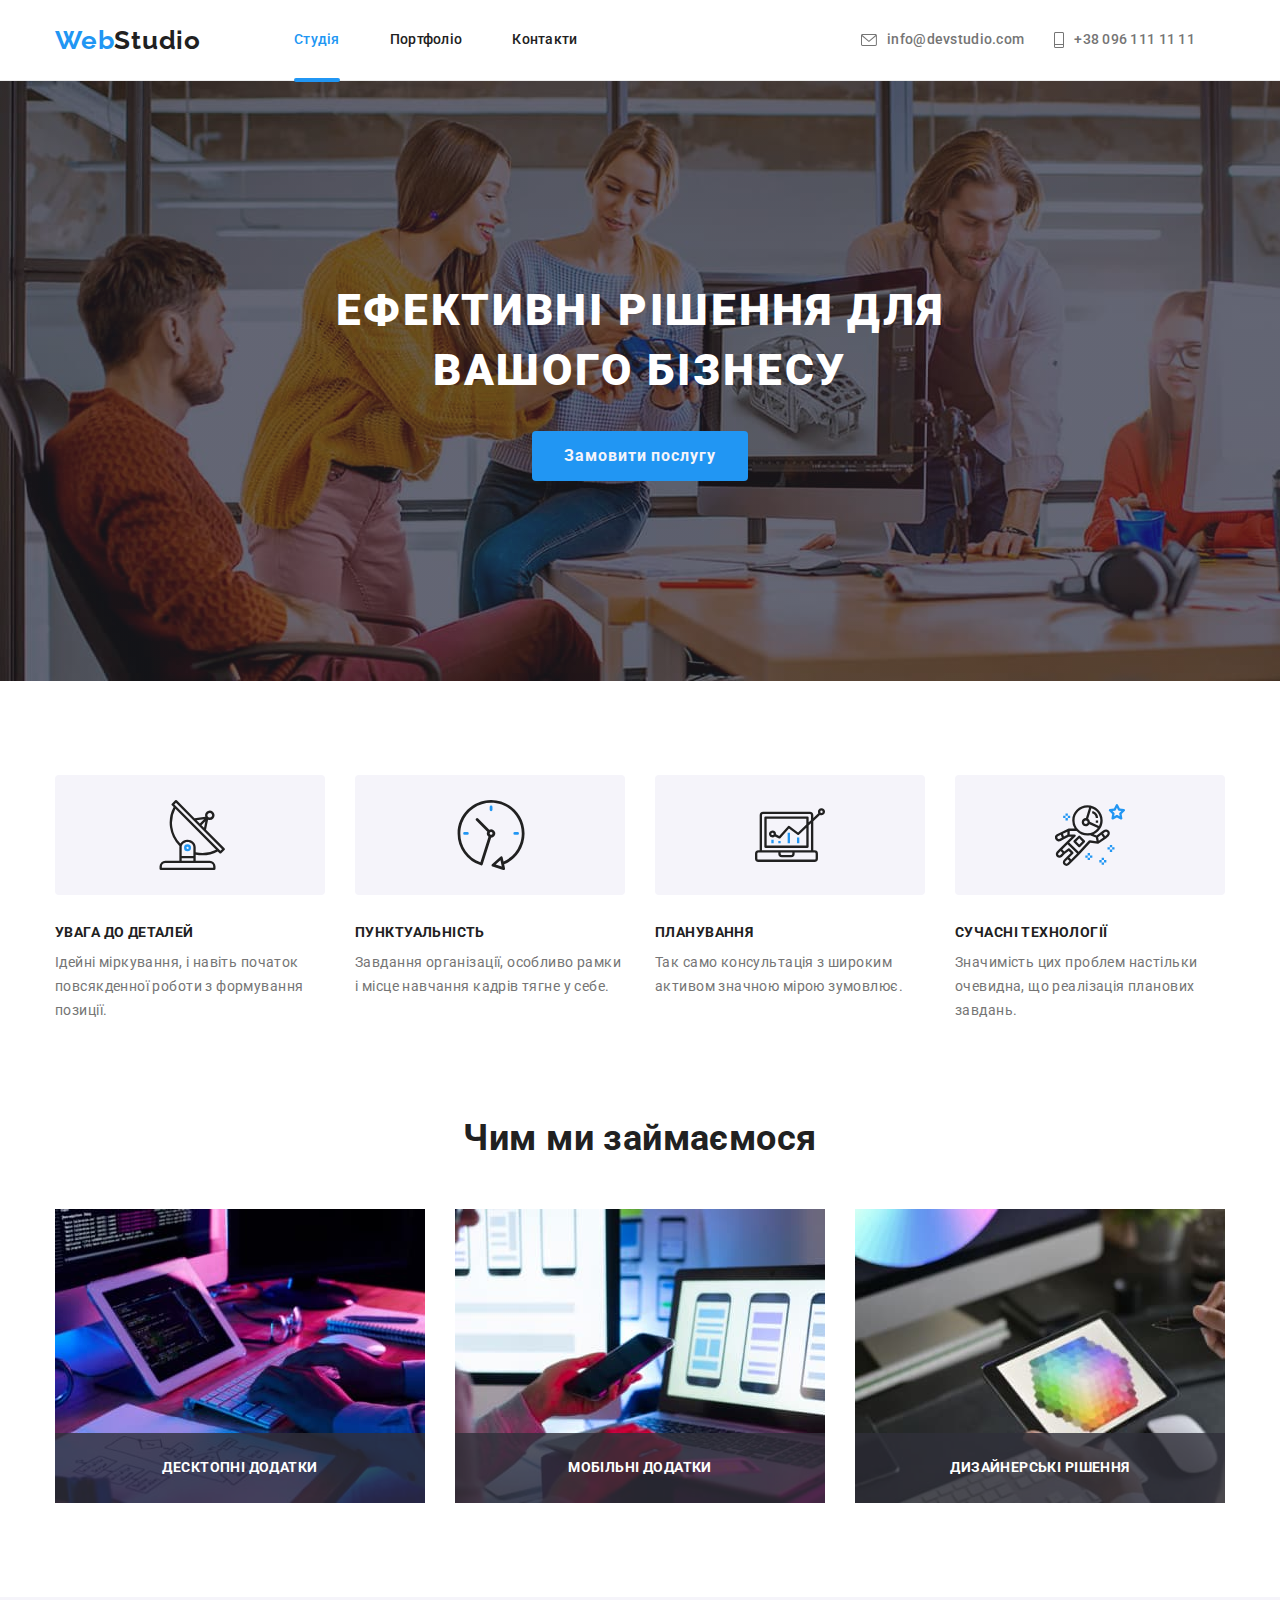
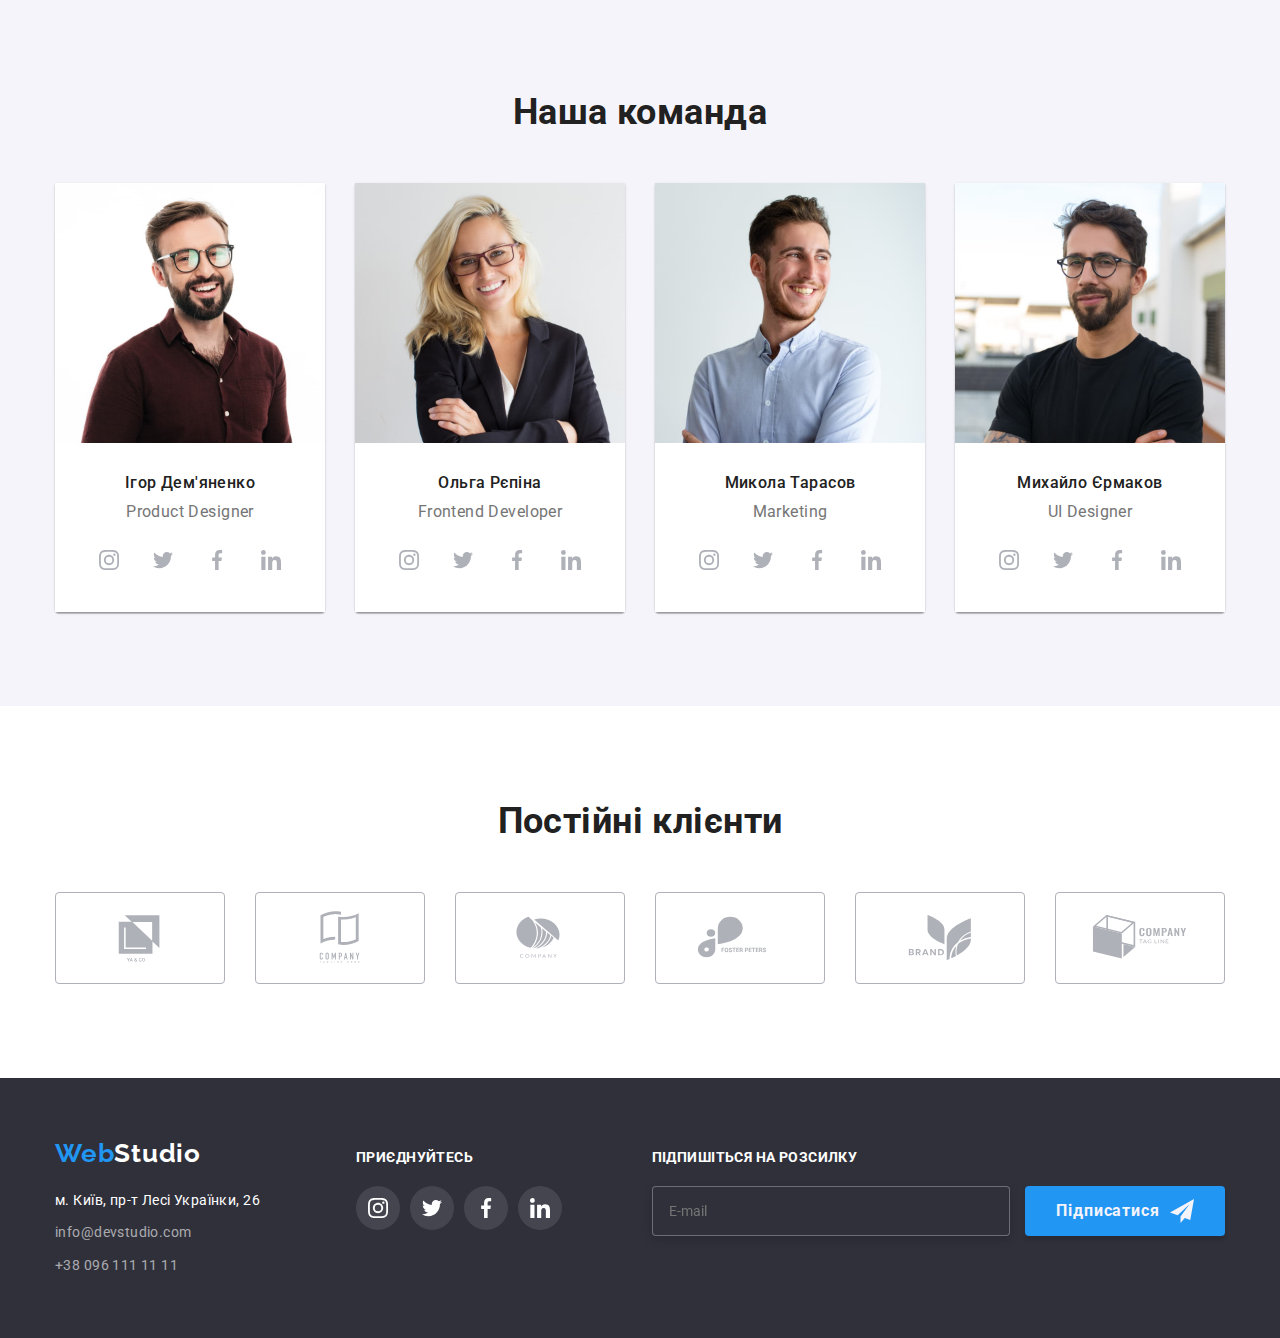
<file: index.html>
<!DOCTYPE html>
<html lang="uk">
	<head>
		<meta charset="UTF-8" />
		<meta http-equiv="X-UA-Compatible" content="IE=edge" />
		<meta name="viewport" content="width=device-width, initial-scale=1.0" />
		<title>WebStudio</title>
		<link
			href="https://fonts.googleapis.com/css2?family=Raleway:wght@700&family=Roboto:wght@400;500;700;900&display=swap"
			rel="stylesheet"
		/>
		<link rel="stylesheet" href="./css/main.min.css">
			</head>
	<body class="body">
		<!--Шапка-->
		<header class="header">
			<div class="header__container container">
				<nav class="navigation">
					<a href="" class=" header__logo logo link"
						>Web<span class="logo__span logo__span--color">Studio</span></a
					>
					<ul class="navigation__list">
						<li class="navigation__item">
							<a href="" class="navigation__link navigation__link--current link ">Студія</a>
						</li>
						<li class="navigation__item">
							<a href="./portfolio.html" class="link navigation__link"
								>Портфоліо</a
							>
						</li>
						<li class="navigation__item">
							<a href="" class="link navigation__link">Контакти</a>
						</li>
					</ul>
				</nav>
				<ul class="contacts">
					<li class="contacts__item">
						<a href="mailto:info@devstudio.com" class="contacts__link link"
							><svg class="contacts__image" width="16" height="12">
								<use href="./images/sprite.svg#icon-envelope"></use>
							</svg>
							info@devstudio.com</a
						>
					</li>
					<li class="contacts__item">
						<a href="tel:+380961111111" class="contacts__link link"
							><svg class="contacts__image" width="10" height="16">
								<use href="./images/sprite.svg#icon-smartphone"></use>
							</svg>
							+38 096 111 11 11</a
						>
					</li>
				</ul>
			</div>
		</header>
		<main>
			<!--Герой-->
			<section class="hero hero__overlay">
				<div class="container">
					<h1 class="hero__title">Ефективні рішення для вашого бізнесу</h1>
					<button type="button" class="button-main" data-modal-open>
						Замовити послугу
					</button>
				</div>
			</section>
			<!--Особливості студії-->
			<section class="peculiarities">
				<div class="container">
					<h2 class="section__title visually-hidden">Особливості</h2>
					<ul class="peculiarities__list">
						<li class="peculiarities__item">
							<div class="peculiarities__icon">
								<svg class="peculiarities__picture" width="70" height="70">
									<use href="./images/sprite.svg#icon-antenna"></use>
								</svg>
							</div>

							<h3 class="peculiarities__title">УВАГА ДО ДЕТАЛЕЙ</h3>
							<p class="peculiarities__text">
								Ідейні міркування, і навіть початок повсякденної роботи з
								формування позиції.
							</p>
						</li>
						<li class="peculiarities__item">
							<div class="peculiarities__icon">
								<svg class="peculiarities__picture" width="70" height="70">
									<use href="./images/sprite.svg#icon-clock"></use>
								</svg>
							</div>

							<h3 class="peculiarities__title">ПУНКТУАЛЬНІСТЬ</h3>
							<p class="peculiarities__text">
								Завдання організації, особливо рамки і місце навчання кадрів
								тягне у себе.
							</p>
						</li>
						<li class="peculiarities__item">
							<div class="peculiarities__icon">
								<svg class="peculiarities__picture" width="70" height="70">
									<use href="./images/sprite.svg#icon-diagram"></use>
								</svg>
							</div>

							<h3 class="peculiarities__title">ПЛАНУВАННЯ</h3>
							<p class="peculiarities__text">
								Так само консультація з широким активом значною мірою зумовлює.
							</p>
						</li>
						<li class="peculiarities__item">
							<div class="peculiarities__icon">
								<svg class="peculiarities__picture" width="70" height="70">
									<use href="./images/sprite.svg#icon-astronaut"></use>
								</svg>
							</div>

							<h3 class="peculiarities__title">СУЧАСНІ ТЕХНОЛОГІЇ</h3>
							<p class="peculiarities__text">
								Значимість цих проблем настільки очевидна, що реалізація
								планових завдань.
							</p>
						</li>
					</ul>
				</div>
			</section>
			<!--Чим ми займаємося-->
			<section class="section-about">
				<div class="container">
					<h2 class="section__title">Чим ми займаємося</h2>
					<ul class="work">
						<li class="work__img">
							<img
								class="images"
								src="./images/img.jpg"
								alt="створення-розмітки"
								width="370"
							/>
							<div class="work__overlay">
								<p class="work__text">Десктопні додатки</p>
							</div>
						</li>
						<li class="work__img">
							<img
								class="images"
								src="./images/img(1).jpg"
								alt="налаштування-пз"
								width="370"
							/>
							<div class="work__overlay">
								<p class="work__text">Мобільні додатки</p>
							</div>
						</li>
						<li class="work__img">
							<img
								class="images"
								src="./images/img(2).jpg"
								alt="стилізація-кольором"
								width="370"
							/>
							<div class="work__overlay">
								<p class="work__text">Дизайнерські рішення</p>
							</div>
						</li>
					</ul>
				</div>
			</section>
			<!--Наша команда-->
			<section class="section-team section-team--decoration">
				<div class="container">
					<h2 class="section__title">Наша команда</h2>
					<ul class="team">
						<li class="team__card">
							<img src="./images/photo1.jpg" alt="фото1" width="270" />
							<div class="team__card-description">
								<h3 class="team__member-name">Ігор Дем'яненко</h3>
								<p lang="en" class="team__profesion">Product Designer</p>
								<ul class="socials list">
									<li class="socials__list">
										<a
											class="socials__link link"
											href="https://instagram.com"
											target="_blank"
											rel="noopener noreferrer"
											aria-label="Instagram"
										>
											<svg class="socials__icon" width="20" height="20">
												<use href="./images/sprite.svg#icon-instagram"></use>
											</svg>
										</a>
									</li>
									<li class="socials__list">
										<a
											class="socials__link link"
											href="https://twitter.com"
											target="_blank"
											rel="noopener noreferrer"
											aria-label="Twitter"
										>
											<svg class="socials__icon" width="20" height="20">
												<use href="./images/sprite.svg#icon-twitter"></use>
											</svg>
										</a>
									</li>
									<li class="socials__list">
										<a
											class="socials__link link"
											href="https://facebook.com"
											target="_blank"
											rel="noopener noreferrer"
											aria-label="Facebook"
										>
											<svg class="socials__icon" width="20" height="20">
												<use href="./images/sprite.svg#icon-facebook"></use>
											</svg>
										</a>
									</li>
									<li class="socials__list">
										<a
											class="socials__link link"
											href="https://linkedin.com"
											target="_blank"
											rel="noopener noreferrer"
											aria-label="Linkedin"
										>
											<svg class="socials__icon" width="20" height="20">
												<use href="./images/sprite.svg#icon-linkedin"></use>
											</svg>
										</a>
									</li>
								</ul>
							</div>
						</li>
						<li class="team__card">
							<img src="./images/photo2.jpg" alt="фото2" width="270" />
							<div class="team__card-description">
								<h3 class="team__member-name">Ольга Рєпіна</h3>
								<p lang="en" class="team__profesion">Frontend Developer</p>
								<ul class="socials list">
									<li class="socials__list">
										<a
											class="socials__link link"
											href="https://instagram.com"
											target="_blank"
											rel="noopener noreferrer"
											aria-label="Instagram"
										>
											<svg class="socials__icon" width="20" height="20">
												<use href="./images/sprite.svg#icon-instagram"></use>
											</svg>
										</a>
									</li>
									<li class="socials__list">
										<a
											class="socials__link link"
											href="https://twitter.com"
											target="_blank"
											rel="noopener noreferrer"
											aria-label="Twitter"
										>
											<svg class="socials__icon" width="20" height="20">
												<use href="./images/sprite.svg#icon-twitter"></use>
											</svg>
										</a>
									</li>
									<li class="socials__list">
										<a
											class="socials__link link"
											href="https://facebook.com"
											target="_blank"
											rel="noopener noreferrer"
											aria-label="Facebook"
										>
											<svg class="socials__icon" width="20" height="20">
												<use href="./images/sprite.svg#icon-facebook"></use>
											</svg>
										</a>
									</li>
									<li class="socials__list">
										<a
											class="socials__link link"
											href="https://linkedin.com"
											target="_blank"
											rel="noopener noreferrer"
											aria-label="Linkedin"
										>
											<svg class="socials__icon" width="20" height="20">
												<use href="./images/sprite.svg#icon-linkedin"></use>
											</svg>
										</a>
									</li>
								</ul>
							</div>
						</li>
						<li class="team__card">
							<img src="./images/photo3.jpg" alt="фото3" width="270" />
							<div class="team__card-description">
								<h3 class="team__member-name">Микола Тарасов</h3>
								<p lang="en" class="team__profesion">Marketing</p>
								<ul class="socials list">
									<li class="socials__list">
										<a
											class="socials__link link"
											href="https://instagram.com"
											target="_blank"
											rel="noopener noreferrer"
											aria-label="Instagram"
										>
											<svg class="socials__icon" width="20" height="20">
												<use href="./images/sprite.svg#icon-instagram"></use>
											</svg>
										</a>
									</li>
									<li class="socials__list">
										<a
											class="socials__link link"
											href="https://twitter.com"
											target="_blank"
											rel="noopener noreferrer"
											aria-label="Twitter"
										>
											<svg class="socials__icon" width="20" height="20">
												<use href="./images/sprite.svg#icon-twitter"></use>
											</svg>
										</a>
									</li>
									<li class="socials__list">
										<a
											class="socials__link link"
											href="https://facebook.com"
											target="_blank"
											rel="noopener noreferrer"
											aria-label="Facebook"
										>
											<svg class="socials__icon" width="20" height="20">
												<use href="./images/sprite.svg#icon-facebook"></use>
											</svg>
										</a>
									</li>
									<li class="socials__list">
										<a
											class="socials__link link"
											href="https://linkedin.com"
											target="_blank"
											rel="noopener noreferrer"
											aria-label="Linkedin"
										>
											<svg class="socials__icon" width="20" height="20">
												<use href="./images/sprite.svg#icon-linkedin"></use>
											</svg>
										</a>
									</li>
								</ul>
							</div>
						</li>
						<li class="team__card">
							<img src="./images/photo4.jpg" alt="фото4" width="270" />
							<div class="team__card-description">
								<h3 class="team__member-name">Михайло Єрмаков</h3>
								<p lang="en" class="team__profesion">UI Designer</p>
								<ul class="socials list">
									<li class="socials__list">
										<a
											class="socials__link link"
											href="https://instagram.com"
											target="_blank"
											rel="noopener noreferrer"
											aria-label="Instagram"
										>
											<svg class="socials__icon" width="20" height="20">
												<use href="./images/sprite.svg#icon-instagram"></use>
											</svg>
										</a>
									</li>
									<li class="socials__list">
										<a
											class="socials__link link"
											href="https://twitter.com"
											target="_blank"
											rel="noopener noreferrer"
											aria-label="Twitter"
										>
											<svg class="socials__icon" width="20" height="20">
												<use href="./images/sprite.svg#icon-twitter"></use>
											</svg>
										</a>
									</li>
									<li class="socials__list">
										<a
											class="socials__link link"
											href="https://facebook.com"
											target="_blank"
											rel="noopener noreferrer"
											aria-label="Facebook"
										>
											<svg class="socials__icon" width="20" height="20">
												<use href="./images/sprite.svg#icon-facebook"></use>
											</svg>
										</a>
									</li>
									<li class="socials__list">
										<a
											class="socials__link link"
											href="https://linkedin.com"
											target="_blank"
											rel="noopener noreferrer"
											aria-label="Linkedin"
										>
											<svg class="socials__icon" width="20" height="20">
												<use href="./images/sprite.svg#icon-linkedin"></use>
											</svg>
										</a>
									</li>
								</ul>
							</div>
						</li>
					</ul>
				</div>
			</section>
			<!-- Постійні клієнти -->
			<section class="section-clients">
				<div class="clients">
					<h2 class="section__title">Постійні клієнти</h2>
					<ul class="clients__list">
						<li class="clients__item">
							<a class="clients__link" href=""
								><svg class="clients__icon" width="106" height="60">
									<use href="./images/sprite.svg#icon-logo"></use>
								</svg>
							</a>
						</li>
						<li class="clients__item">
							<a class="clients__link" href=""
								><svg class="clients__icon" width="106" height="60">
									<use href="./images/sprite.svg#icon-tagline"></use>
								</svg>
							</a>
						</li>
						<li class="clients__item">
							<a class="clients__link" href=""
								><svg class="clients__icon" width="106" height="60">
									<use href="./images/sprite.svg#icon-company"></use>
								</svg>
							</a>
						</li>
						<li class="clients__item">
							<a class="clients__link" href=""
								><svg class="clients__icon" width="106" height="60">
									<use href="./images/sprite.svg#icon-foster"></use>
								</svg>
							</a>
						</li>
						<li class="clients__item">
							<a class="clients__link" href=""
								><svg class="clients__icon" width="106" height="60">
									<use href="./images/sprite.svg#icon-brend"></use>
								</svg>
							</a>
						</li>
						<li class="clients__item">
							<a class="clients__link" href=""
								><svg class="clients__icon" width="106" height="60">
									<use href="./images/sprite.svg#icon-logobox"></use>
								</svg>
							</a>
						</li>
					</ul>
				</div>
			</section>
		</main>
		<!--підвал-->
		<footer class="footer">
			<div class="container footer__container">
				<div class="footer-socials">
					<a href="" class="footer-logo link"
						>Web<span class="footer-logo__span">Studio</span>
					</a>
					<address>
						<ul class="footer__contacts">
							<li class="footer-contacts__item">
								<a href="https://goo.gl/maps/cauzLJABGY7FBesC7" class="link"
									><span class="footer-contacts__adress">м. Київ, пр-т Лесі Українки, 26</span>
								</a>
							</li>
							<li class="footer-contacts__item">
								<a href="mailto:info@devstudio.com" class="link footer-contacts__link"
									>info@devstudio.com</a
								>
							</li>
							<li class="footer-contacts__item">
								<a href="tel:+380961111111" class="link footer-contacts__link"
									>+38 096 111 11 11</a
								>
							</li>
						</ul>
					</address>
				</div>
				<div>
					<b class="footer__title">приєднуйтесь</b>
					<ul class="socials list">
						<li class="socials__list">
							<a
								class="socials__link-footer link"
								href="https://instagram.com"
								target="_blank"
								rel="noopener noreferrer"
								aria-label="Instagram"
							>
								<svg class="socials__icon" width="20" height="20">
									<use href="./images/sprite.svg#icon-instagram"></use>
								</svg>
							</a>
						</li>
						<li class="socials__list">
							<a
								class="socials__link-footer link"
								href="https://twitter.com"
								target="_blank"
								rel="noopener noreferrer"
								aria-label="Twitter"
							>
								<svg class="socials__icon" width="20" height="20">
									<use href="./images/sprite.svg#icon-twitter"></use>
								</svg>
							</a>
						</li>
						<li class="socials__list">
							<a
								class="socials__link-footer link"
								href="https://facebook.com"
								target="_blank"
								rel="noopener noreferrer"
								aria-label="Facebook"
							>
								<svg class="socials__icon" width="20" height="20">
									<use href="./images/sprite.svg#icon-facebook"></use>
								</svg>
							</a>
						</li>
						<li class="socials__list">
							<a
								class="socials__link-footer link"
								href="https://linkedin.com"
								target="_blank"
								rel="noopener noreferrer"
								aria-label="Linkedin"
							>
								<svg class="socials__icon" width="20" height="20">
									<use href="./images/sprite.svg#icon-linkedin"></use>
								</svg>
							</a>
						</li>
					</ul>
				</div>
				<form class="footer-form">
					<div>
					<p class="footer__title">Підпишіться на розсилку</p>
					<label for="mail"></label>
					<input class="footer-form__email" type="email" name="email" id="mail" placeholder="E-mail">
					<button class="button-footer" type="submit">
						Підписатися
						<svg class="icon-send" width="24" height="24">
						  <use href="./images/sprite.svg#icon-send"></use>
						</svg>
					</button>
				</div>
				</form>
				
			</div>
		</footer>
		<!-- Модальне вікно -->
		<div class="backdrop is-hidden" data-modal>
			<div class="modal">
				<button type="button" class="modal__btn" data-modal-close>
					<svg class="modal__icon-close" width="18" height="18">
						<use href="./images/sprite.svg#icon-close"></use>
					</svg>
				</button>

				<form class="modal__form"> 
					<strong class="modal__feedback">Залиште свої дані, ми вам передзвонимо</strong>
<div class="form__field">
	<label class="modal__label" for="name">Ім'я</label>
	<input class="modal__input" type="text" name="name-field" id="name">
	<svg class="modal__icon" width="18" height="18">
	  <use href="./images/sprite.svg#icon-person-modal"></use>
	</svg></div>
<div class="form__field">
	<label class="modal__label" for="tel">Телефон</label>
	<input class="modal__input" type="tel" name="tel-field" id="tel">
	<svg class="modal__icon" width="18" height="18">
	  <use href="./images/sprite.svg#icon-phone-modal"></use>
	</svg></div>
<div class="form__field">
	<label class="modal__label" for="email">Пошта</label>
	<input class="modal__input" type="email" name="email-field" id="email">
	<svg class="modal__icon" width="18" height="18">
	  <use href="./images/sprite.svg#icon-email-modal"></use>
	</svg></div>
<div class="modal__textarea">
	<label class="modal__label" for="message">Коментар</label>
	<textarea class="modal__form-message" name="message" id="message" rows="6" placeholder="Введіть текст"></textarea>
</div>
<div class="agreement">
		<label class="agreement__label-checkbox">
			<input class="agreement__checkbox" type="checkbox" name="agreement" value="" id="agreement">
	<svg class="agreement__icon-checkbox" width="16" height="15">
	  <use href="./images/sprite.svg#icon-check"></use>
	</svg>Погоджуюся з розсилкою та приймаю<a class="modal-link" href=""> 
		Умови договору
	</a></label></div>
	<button class="button-modal-aprove" type="submit">
		Відправити
			</button>
				</form>
			</div>
		</div>
		<script src="./js/modal.js"></script>
	</body>
</html>
</file>
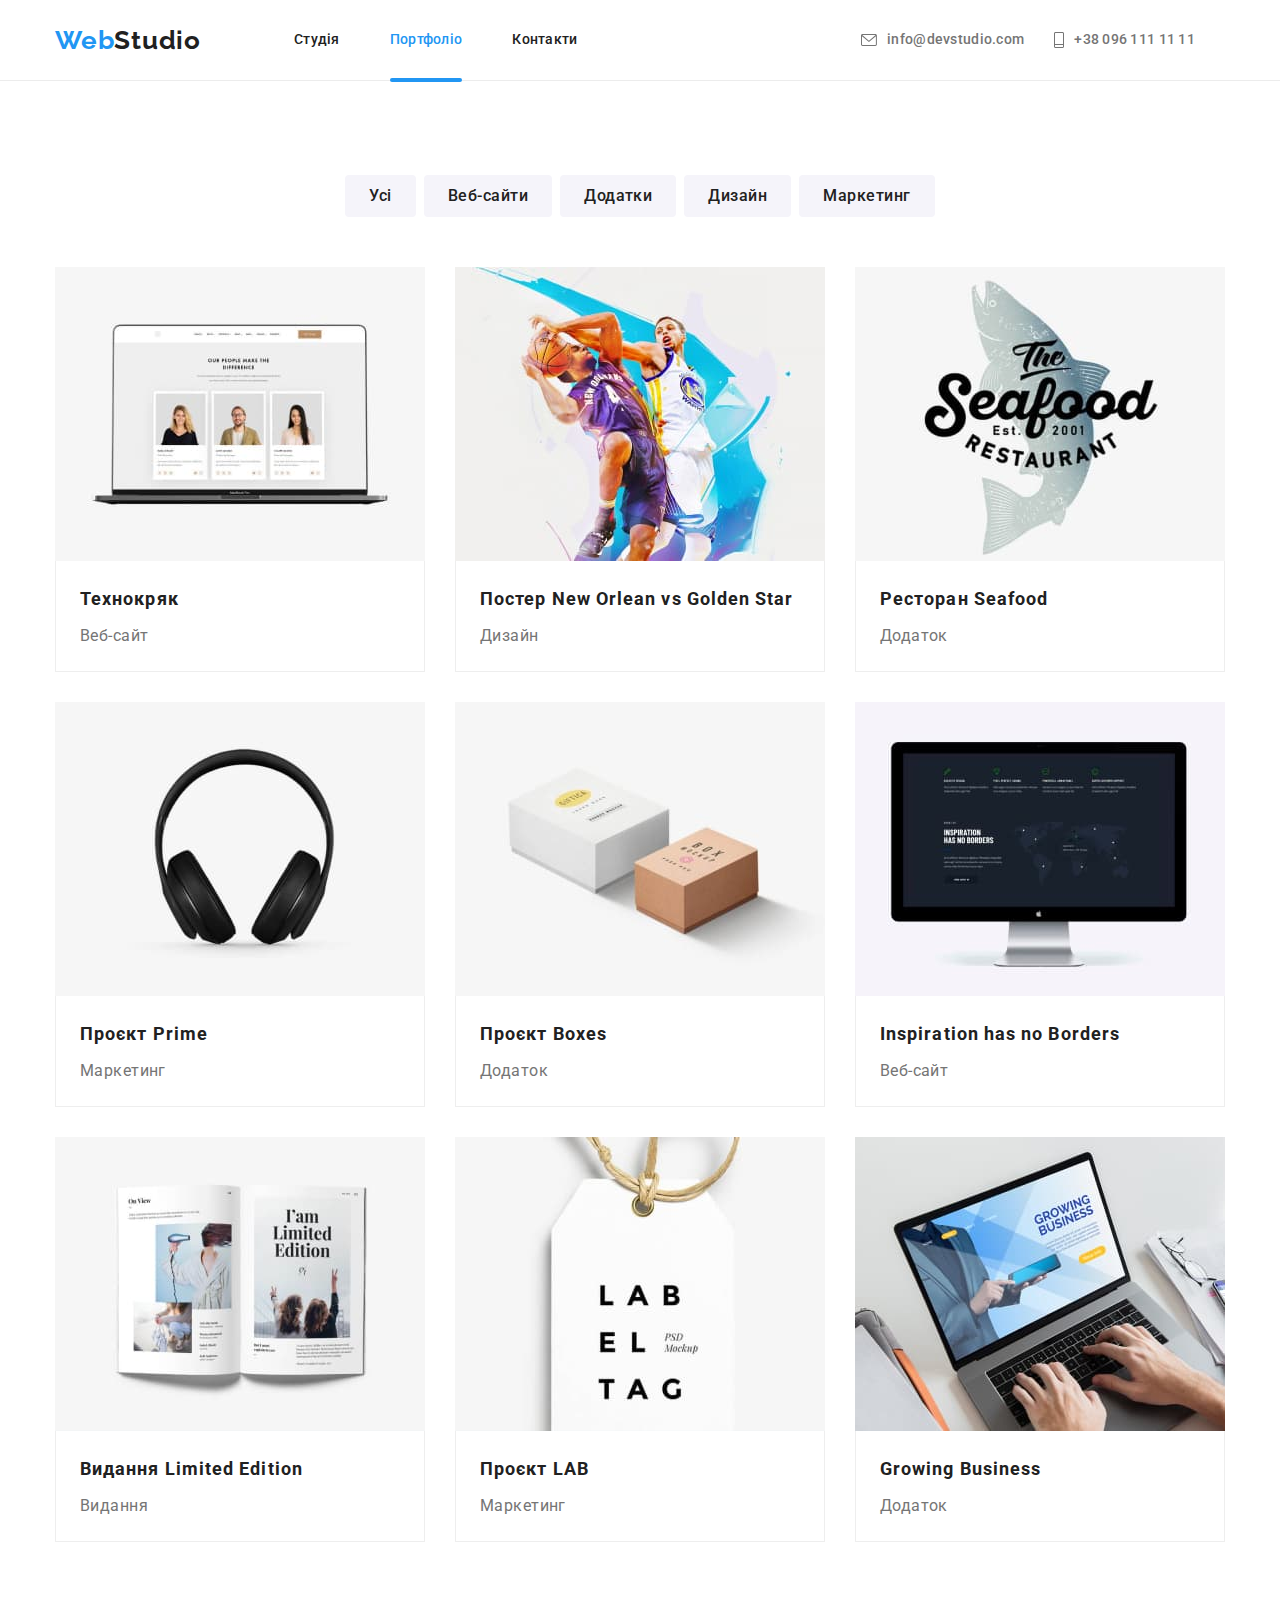
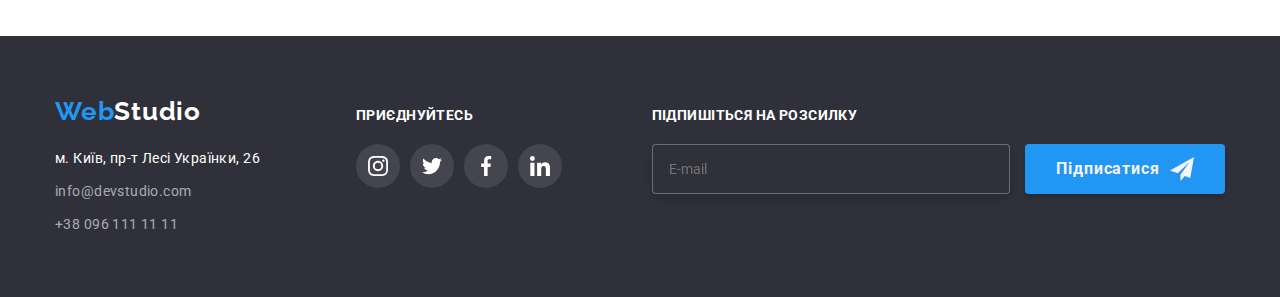
<file: portfolio.html>
<!DOCTYPE html>
<html lang="uk">
	<head>
		<meta charset="UTF-8" />
		<meta http-equiv="X-UA-Compatible" content="IE=edge" />
		<meta name="viewport" content="width=device-width, initial-scale=1.0" />
		<title>Portfolio</title>
		<link
			href="https://fonts.googleapis.com/css2?family=Raleway:wght@700&family=Roboto:wght@400;500;700;900&display=swap"
			rel="stylesheet"
		/>
		<link rel="stylesheet" href="./css/main.min.css">
			</head>
	<body class="body">
		<!--Шапка-->
		<header class="header">
			<div class="header__container container">
				<nav class="navigation">
					<a href="" class=" header__logo logo link"
						>Web<span class="logo__span logo__span--color">Studio</span></a
					>
					<ul class="navigation__list">
						<li class="navigation__item">
							<a href="./index.html" class="navigation__link  link ">Студія</a>
						</li>
						<li class="navigation__item">
							<a href="" class="link navigation__link navigation__link--current"
								>Портфоліо</a
							>
						</li>
						<li class="navigation__item">
							<a href="" class="link navigation__link">Контакти</a>
						</li>
					</ul>
				</nav>
				<ul class="contacts">
					<li class="contacts__item">
						<a href="mailto:info@devstudio.com" class="contacts__link link"
							><svg class="contacts__image" width="16" height="12">
								<use href="./images/sprite.svg#icon-envelope"></use>
							</svg>
							info@devstudio.com</a
						>
					</li>
					<li class="contacts__item">
						<a href="tel:+380961111111" class="contacts__link link"
							><svg class="contacts__image" width="10" height="16">
								<use href="./images/sprite.svg#icon-smartphone"></use>
							</svg>
							+38 096 111 11 11</a
						>
					</li>
				</ul>
			</div>
		</header>
		<main>
			<!-- Прихований заголовок Перелік посилань на роботи -->
			<section class="portfolio">
				<div class="container">
					<h1 class="visually-hidden">Перелік посилань на роботи</h1>
					<ul class="filter">
						<li class="filter__list">
							<button type="button" class="button-secondary">Усі</button>
						</li>
						<li class="filter__list">
							<button type="button" class="button-secondary">Веб-сайти</button>
						</li>
						<li class="filter__list">
							<button type="button" class="button-secondary">Додатки</button>
						</li>
						<li class="filter__list">
							<button type="button" class="button-secondary">Дизайн</button>
						</li>
						<li class="filter__list">
							<button type="button" class="button-secondary">Маркетинг</button>
						</li>
					</ul>
					<!-- Види проектів -->
					<ul class="card-set">
						<li class="card-set__list">
							<a class="card-set__link link" href="">
								<div class="card-set__thumb">
									<img
										src="./images/portfolio1.jpg"
										alt="вебсайт"
										width="370"
									/>
									<div class="card-set__overlay">
										<p class="card-set__overlay-description">
											Ресурс пропонує комплексні пропозиції з різним рівнем
											функціоналу та сервісів. Все це дозволить відвідувачу
											отримати вичерпні відомості про компанію чи приватну
											особу.
										</p>
									</div>
								</div>
								<div class="card-set__wrapper">
									<h2 class="card-set__title">Технокряк</h2>
									<p class="card-set__projects">Веб-сайт</p>
								</div></a
							>
						</li>
						<li class="card-set__list">
							<a class="card-set__link link" href="">
								<div class="card-set__thumb">
									<img src="./images/portfolio2.jpg" alt="постер" width="370" />
									<div class="card-set__overlay">
										<p class="card-set__overlay-description">
											Ресурс пропонує комплексні пропозиції з різним рівнем
											функціоналу та сервісів. Все це дозволить відвідувачу
											отримати вичерпні відомості про компанію чи приватну
											особу.
										</p>
									</div>
								</div>

								<div class="card-set__wrapper">
									<h2 class="card-set__title">
										Постер <span lang="en">New Orlean vs Golden Star</span>
									</h2>
									<p class="card-set__projects">Дизайн</p>
								</div></a
							>
						</li>
						<li class="card-set__list">
							<a class="card-set__link link" href="">
								<div class="card-set__thumb">
									<img
										src="./images/portfolio3.jpg"
										alt="додаток сайту ресторану"
										width="370"
									/>
									<div class="card-set__overlay">
										<p class="card-set__overlay-description">
											Ресурс пропонує комплексні пропозиції з різним рівнем
											функціоналу та сервісів. Все це дозволить відвідувачу
											отримати вичерпні відомості про компанію чи приватну
											особу.
										</p>
									</div>
								</div>

								<div class="card-set__wrapper">
									<h2 class="card-set__title">
										Ресторан <span lang="en">Seafood</span>
									</h2>
									<p class="card-set__projects">Додаток</p>
								</div></a
							>
						</li>
						<li class="card-set__list">
							<a class="card-set__link link" href="">
								<div class="card-set__thumb">
									<img
										src="./images/portfolio4.jpg"
										alt="проект з маркетингу"
										width="370"
									/>
									<div class="card-set__overlay">
										<p class="card-set__overlay-description">
											Ресурс пропонує комплексні пропозиції з різним рівнем
											функціоналу та сервісів. Все це дозволить відвідувачу
											отримати вичерпні відомості про компанію чи приватну
											особу.
										</p>
									</div>
								</div>

								<div class="card-set__wrapper">
									<h2 class="card-set__title">
										Проєкт <span lang="en">Prime</span>
									</h2>
									<p class="card-set__projects">Маркетинг</p>
								</div></a
							>
						</li>
						<li class="card-set__list">
							<a class="card-set__link link" href="">
								<div class="card-set__thumb">
									<img
										src="./images/portfolio5.jpg"
										alt="додаток boxes"
										width="370"
									/>
									<div class="card-set__overlay">
										<p class="card-set__overlay-description">
											Ресурс пропонує комплексні пропозиції з різним рівнем
											функціоналу та сервісів. Все це дозволить відвідувачу
											отримати вичерпні відомості про компанію чи приватну
											особу.
										</p>
									</div>
								</div>

								<div class="card-set__wrapper">
									<h2 class="card-set__title">
										Проєкт <span lang="en">Boxes</span>
									</h2>
									<p class="card-set__projects">Додаток</p>
								</div></a
							>
						</li>
						<li class="card-set__list">
							<a class="card-set__link link" href="">
								<div class="card-set__thumb">
									<img
										src="./images/portfolio6.jpg"
										alt="натхнення не має кордонів"
										width="370"
									/>
									<div class="card-set__overlay">
										<p class="card-set__overlay-description">
											Ресурс пропонує комплексні пропозиції з різним рівнем
											функціоналу та сервісів. Все це дозволить відвідувачу
											отримати вичерпні відомості про компанію чи приватну
											особу.
										</p>
									</div>
								</div>

								<div class="card-set__wrapper">
									<h2 class="card-set__title">
										<span lang="en">Inspiration has no Borders</span>
									</h2>
									<p class="card-set__projects">Веб-сайт</p>
								</div></a
							>
						</li>
						<li class="card-set__list">
							<a class="card-set__link link" href="">
								<div class="card-set__thumb">
									<img
										src="./images/portfolio7.jpg"
										alt="дизайн видання"
										width="370"
									/>
									<div class="card-set__overlay">
										<p class="card-set__overlay-description">
											Ресурс пропонує комплексні пропозиції з різним рівнем
											функціоналу та сервісів. Все це дозволить відвідувачу
											отримати вичерпні відомості про компанію чи приватну
											особу.
										</p>
									</div>
								</div>

								<div class="card-set__wrapper">
									<h2 class="card-set__title">
										Видання <span lang="en">Limited Edition</span>
									</h2>
									<p class="card-set__projects">Видання</p>
								</div></a
							>
						</li>
						<li class="card-set__list">
							<a class="card-set__link link" href="">
								<div class="card-set__thumb">
									<img
										src="./images/portfolio8.jpg"
										alt="проєкт LAB"
										width="370"
									/>
									<div class="card-set__overlay">
										<p class="card-set__overlay-description">
											Ресурс пропонує комплексні пропозиції з різним рівнем
											функціоналу та сервісів. Все це дозволить відвідувачу
											отримати вичерпні відомості про компанію чи приватну
											особу.
										</p>
									</div>
								</div>

								<div class="card-set__wrapper">
									<h2 class="card-set__title">
										Проєкт <span lang="en">LAB</span>
									</h2>
									<p class="card-set__projects">Маркетинг</p>
								</div></a
							>
						</li>
						<li class="card-set__list">
							<a class="card-set__link link" href="">
								<div class="card-set__thumb">
									<img
										src="./images/portfolio9.jpg"
										alt="розширення бізнесу"
										width="370"
									/>
									<div class="card-set__overlay">
										<p class="card-set__overlay-description">
											Ресурс пропонує комплексні пропозиції з різним рівнем
											функціоналу та сервісів. Все це дозволить відвідувачу
											отримати вичерпні відомості про компанію чи приватну
											особу.
										</p>
									</div>
								</div>

								<div class="card-set__wrapper">
									<h2 class="card-set__title">
										<span lang="en">Growing Business</span>
									</h2>
									<p class="card-set__projects">Додаток</p>
								</div></a
							>
						</li>
					</ul>
				</div>
			</section>
		</main>
		<!-- Підвал -->
		<footer class="footer">
			<div class="container footer__container">
				<div class="footer-socials">
					<a href="" class="footer-logo link"
						>Web<span class="footer-logo__span">Studio</span>
					</a>
					<address>
						<ul class="footer__contacts">
							<li class="footer-contacts__item">
								<a href="https://goo.gl/maps/cauzLJABGY7FBesC7" class="link"
									><span class="footer-contacts__adress">м. Київ, пр-т Лесі Українки, 26</span>
								</a>
							</li>
							<li class="footer-contacts__item">
								<a href="mailto:info@devstudio.com" class="link footer-contacts__link"
									>info@devstudio.com</a
								>
							</li>
							<li class="footer-contacts__item">
								<a href="tel:+380961111111" class="link footer-contacts__link"
									>+38 096 111 11 11</a
								>
							</li>
						</ul>
					</address>
				</div>
				<div>
					<b class="footer__title">приєднуйтесь</b>
					<ul class="socials list">
						<li class="socials__list">
							<a
								class="socials__link-footer link"
								href="https://instagram.com"
								target="_blank"
								rel="noopener noreferrer"
								aria-label="Instagram"
							>
								<svg class="socials__icon" width="20" height="20">
									<use href="./images/sprite.svg#icon-instagram"></use>
								</svg>
							</a>
						</li>
						<li class="socials__list">
							<a
								class="socials__link-footer link"
								href="https://twitter.com"
								target="_blank"
								rel="noopener noreferrer"
								aria-label="Twitter"
							>
								<svg class="socials__icon" width="20" height="20">
									<use href="./images/sprite.svg#icon-twitter"></use>
								</svg>
							</a>
						</li>
						<li class="socials__list">
							<a
								class="socials__link-footer link"
								href="https://facebook.com"
								target="_blank"
								rel="noopener noreferrer"
								aria-label="Facebook"
							>
								<svg class="socials__icon" width="20" height="20">
									<use href="./images/sprite.svg#icon-facebook"></use>
								</svg>
							</a>
						</li>
						<li class="socials__list">
							<a
								class="socials__link-footer link"
								href="https://linkedin.com"
								target="_blank"
								rel="noopener noreferrer"
								aria-label="Linkedin"
							>
								<svg class="socials__icon" width="20" height="20">
									<use href="./images/sprite.svg#icon-linkedin"></use>
								</svg>
							</a>
						</li>
					</ul>
				</div>
				<form class="footer-form">
					<div>
					<p class="footer__title">Підпишіться на розсилку</p>
					<label for="mail"></label>
					<input class="footer-form__email" type="email" name="email" id="mail" placeholder="E-mail">
					<button class="button-footer" type="submit">
						Підписатися
						<svg class="icon-send" width="24" height="24">
						  <use href="./images/sprite.svg#icon-send"></use>
						</svg>
					</button>
				</div>
				</form>
				
			</div>
		</footer>
	</body>
</html>
</file>
<file: css/main.min.css>
:root{--primary-text-color: #757575;--title-color: #212121;--accent-color: #2196f3;--focus-color: #2196f3;--white-color: #ffffff;--bacground-color: #ffffff;--backgroung-team: #f5f4fa;--background-footer: #2f303a;--timing-function: cubic-bezier(0.4, 0, 0.2, 1);--hero-overley: rgba(47, 48, 58, 0.4);--backdrop-color: rgba(0, 0, 0, 0.2)}.portfolio,.section-clients,.section-team,.section-about,.peculiarities{padding-top:94px;padding-bottom:94px}.body{color:var(--primary-text-color);font-family:"Roboto",sans-serif;letter-spacing:.03em;background-color:var(--bacground-color);font-size:14px}.link{text-decoration:none}ul{list-style:none;padding:0;margin:0}h1,h2,h3,h4,h5,h6,p{margin-top:0;margin-bottom:0}.images{display:block;max-width:100%;height:auto}.visually-hidden{position:absolute;white-space:nowrap;width:1px;height:1px;overflow:hidden;border:0;padding:0;clip:rect(0 0 0 0);-webkit-clip-path:inset(50%);clip-path:inset(50%);margin:-1px}*,::before,::after{-webkit-box-sizing:border-box;box-sizing:border-box}html{line-height:1.15;-webkit-text-size-adjust:100%;-moz-tab-size:4;-o-tab-size:4;tab-size:4}body{margin:0;font-family:system-ui,-apple-system,"Segoe UI",Roboto,Helvetica,Arial,sans-serif,"Apple Color Emoji","Segoe UI Emoji"}hr{height:0;color:inherit}abbr[title]{-webkit-text-decoration:underline dotted;text-decoration:underline dotted}b,strong{font-weight:bolder}code,kbd,samp,pre{font-family:ui-monospace,SFMono-Regular,Consolas,"Liberation Mono",Menlo,monospace;font-size:1em}small{font-size:80%}sub,sup{font-size:75%;line-height:0;position:relative;vertical-align:baseline}sub{bottom:-0.25em}sup{top:-0.5em}table{text-indent:0;border-color:inherit}button,input,optgroup,select,textarea{font-family:inherit;font-size:100%;line-height:1.15;margin:0}button,select{text-transform:none}button,[type=button],[type=reset],[type=submit]{-webkit-appearance:button}::-moz-focus-inner{border-style:none;padding:0}:-moz-focusring{outline:1px dotted ButtonText}:-moz-ui-invalid{box-shadow:none}legend{padding:0}progress{vertical-align:baseline}::-webkit-inner-spin-button,::-webkit-outer-spin-button{height:auto}[type=search]{-webkit-appearance:textfield;outline-offset:-2px}::-webkit-search-decoration{-webkit-appearance:none}::-webkit-file-upload-button{-webkit-appearance:button;font:inherit}summary{display:list-item}.container{width:1200px;padding-right:15px;padding-left:15px;margin-left:auto;margin-right:auto}.header{background-color:var(--white-color);border-bottom:1px solid #ececec}.header__container{display:-webkit-box;display:-ms-flexbox;display:flex}.logo{display:block;color:var(--accent-color);font-family:"Raleway",sans-serif;font-weight:700;font-size:26px;line-height:1.19;letter-spacing:.03em}.header__logo{margin-right:93px}.logo__span{color:var(--title-color);-webkit-transition:color 250ms var(--timing-function);transition:color 250ms var(--timing-function)}.logo__span:hover,.logo__span:focus{color:var(--accent-color)}.contacts{display:-webkit-box;display:-ms-flexbox;display:flex;margin-left:auto;-webkit-box-align:center;-ms-flex-align:center;align-items:center}.contacts__item:last-child{margin-right:0}.contacts__link{display:-webkit-box;display:-ms-flexbox;display:flex;-webkit-box-align:center;-ms-flex-align:center;align-items:center;gap:10px;padding-top:32px;padding-bottom:32px;margin-right:30px;color:var(--primary-text-color);font-weight:500;line-height:1.14;letter-spacing:.02em;background-color:var(--white-color);-webkit-transition:color 250ms var(--timing-function);transition:color 250ms var(--timing-function)}.contacts__link:hover,.contacts__link:focus{color:var(--accent-color)}.contacts__image{fill:currentColor}.navigation{display:-webkit-box;display:-ms-flexbox;display:flex;-webkit-box-align:center;-ms-flex-align:center;align-items:center;background-color:var(--white-color)}.navigation__list{display:-webkit-box;display:-ms-flexbox;display:flex}.navigation__item{margin-right:50px}.navigation__item:last-child{margin-right:0}.navigation__link{position:relative;display:block;padding-top:32px;padding-bottom:32px;color:var(--title-color);font-weight:500;line-height:1.14;letter-spacing:.02em;background-color:var(--white-color);-webkit-transition:color 250ms var(--timing-function);transition:color 250ms var(--timing-function)}.navigation__link::after{content:"";position:absolute;left:0;bottom:-2px;display:block;width:100%;height:4px;border-radius:2px;background-color:var(--accent-color);opacity:0}.navigation__link:hover,.navigation__link:focus{color:var(--accent-color)}.navigation__link--current{color:var(--accent-color)}.navigation__link--current::after{color:var(--accent-color);opacity:1}.hero{text-align:center;background-color:var(--background-footer);padding:200px 0}.hero__title{width:696px;margin-top:0;margin-right:auto;margin-left:auto;margin-bottom:30px;color:var(--white-color);font-weight:900;font-size:44px;line-height:1.36;text-align:center;letter-spacing:.06em;text-transform:uppercase}.hero__overlay{height:600px;max-width:1600px;margin-left:auto;margin-right:auto;background-image:-webkit-gradient(linear, left top, right top, from(var(--hero-overley)), to(var(--hero-overley))),url(../images/hero.jpg);background-image:linear-gradient(to right, var(--hero-overley), var(--hero-overley)),url(../images/hero.jpg);background-repeat:no-repeat}.backdrop{position:fixed;top:0;left:0;width:100%;height:100%;background-color:var(--backdrop-color);opacity:1;-webkit-transition:opasity 250ms var(--timing-function);transition:opasity 250ms var(--timing-function)}.backdrop.is-hidden{opacity:0;visibility:hidden;pointer-events:none}.backdrop.is-hidden .modal{-webkit-transform:translate(-50%, -50%) scale(0.9);transform:translate(-50%, -50%) scale(0.9)}.modal{position:absolute;top:50%;left:50%;-webkit-transform:translate(-50%, -50%);transform:translate(-50%, -50%);padding:40px;width:528px;height:581px;background:#fff;-webkit-box-shadow:0px 1px 3px rgba(0,0,0,.12),0px 1px 1px rgba(0,0,0,.14),0px 2px 1px rgba(0,0,0,.2);box-shadow:0px 1px 3px rgba(0,0,0,.12),0px 1px 1px rgba(0,0,0,.14),0px 2px 1px rgba(0,0,0,.2);border-radius:4px;-webkit-transform:translate(-50%, -50%) scale(1);transform:translate(-50%, -50%) scale(1);-webkit-transition:visibility 250ms var(--timing-function),opasity 250ms var(--timing-function),-webkit-transform 250ms var(--timing-function);transition:visibility 250ms var(--timing-function),opasity 250ms var(--timing-function),-webkit-transform 250ms var(--timing-function);transition:transform 250ms var(--timing-function),visibility 250ms var(--timing-function),opasity 250ms var(--timing-function);transition:transform 250ms var(--timing-function),visibility 250ms var(--timing-function),opasity 250ms var(--timing-function),-webkit-transform 250ms var(--timing-function)}.modal__btn{position:absolute;display:-webkit-inline-box;display:-ms-inline-flexbox;display:inline-flex;-webkit-box-align:center;-ms-flex-align:center;align-items:center;-webkit-box-pack:center;-ms-flex-pack:center;justify-content:center;top:10px;right:10px;width:30px;padding:0;height:30px;border-radius:50%;background-color:#fff;border:1px solid rgba(0,0,0,.1);cursor:pointer}.modal__icon-close{fill:#000;-webkit-transition:fill 250ms var(--timing-function);transition:fill 250ms var(--timing-function)}.modal__icon-close:hover{fill:var(--accent-color)}.modal__form{width:448px;margin-left:auto;margin-right:auto}.modal__feedback{display:block;color:var(--title-color);font-weight:700;font-size:20px;line-height:1.15;text-align:center;margin-bottom:12px}.form__field{position:relative;display:-webkit-box;display:-ms-flexbox;display:flex;-webkit-box-orient:vertical;-webkit-box-direction:normal;-ms-flex-direction:column;flex-direction:column;margin-bottom:10px}.modal__textarea{position:relative;display:-webkit-box;display:-ms-flexbox;display:flex;-webkit-box-orient:vertical;-webkit-box-direction:normal;-ms-flex-direction:column;flex-direction:column;margin-bottom:20px}.agreement{margin-bottom:30px}.form__field label,.modal__textarea label{margin-bottom:4px}.modal__label{font-size:12px;line-height:1.1666666667;letter-spacing:.01em;color:var(--primary-text-color)}.modal__input{outline:1px solid rgba(0,0,0,0);outline-offset:-1px;height:40px;margin:0;padding:0;border:1px solid rgba(33,33,33,.2);border-radius:4px;padding-right:42px;padding-left:42px;-webkit-transition:border-color 250ms var(--timing-function);transition:border-color 250ms var(--timing-function)}.modal__input:focus{border-color:var(--accent-color)}.modal__input:focus~.modal__icon{fill:var(--accent-color)}.modal__icon{position:absolute;top:50%;left:15px}.modal__form-message{display:block;resize:none;outline:1px solid rgba(0,0,0,0);outline-offset:-1px;padding:12px 16px;border:1px solid rgba(33,33,33,.2);border-radius:4px;-webkit-transition:border-color 250ms var(--timing-function);transition:border-color 250ms var(--timing-function)}.modal__form-message:focus{border-color:var(--accent-color)}.modal__form-message::-webkit-input-placeholder{font-size:12px;line-height:1.1666666667;letter-spacing:.01em;color:rgba(117,117,117,.5)}.modal__form-message::-moz-placeholder{font-size:12px;line-height:1.1666666667;letter-spacing:.01em;color:rgba(117,117,117,.5)}.modal__form-message:-ms-input-placeholder{font-size:12px;line-height:1.1666666667;letter-spacing:.01em;color:rgba(117,117,117,.5)}.modal__form-message::-ms-input-placeholder{font-size:12px;line-height:1.1666666667;letter-spacing:.01em;color:rgba(117,117,117,.5)}.modal__form-message::placeholder{font-size:12px;line-height:1.1666666667;letter-spacing:.01em;color:rgba(117,117,117,.5)}.modal-link{color:var(--accent-color);text-underline-position:under}.agreement__checkbox{position:absolute;width:1px;height:1px;margin:-1px;border:0;padding:0;clip:rect(0 0 0 0);overflow:hidden}.agreement__label-checkbox{display:-webkit-box;display:-ms-flexbox;display:flex;-webkit-box-pack:center;-ms-flex-pack:center;justify-content:center;-webkit-box-align:center;-ms-flex-align:center;align-items:center;gap:7px}.agreement__icon-checkbox{display:inline-block;width:16px;height:15px;border:2px solid #212121;border-radius:4px;-webkit-transition:border-color 250ms var(--timing-function),bacground-color 250ms var(--timing-function);transition:border-color 250ms var(--timing-function),bacground-color 250ms var(--timing-function)}.agreement__checkbox:checked+.agreement__icon-checkbox{border-color:rgba(0,0,0,0);background-color:var(--accent-color)}.socials{display:-webkit-box;display:-ms-flexbox;display:flex;-webkit-box-pack:center;-ms-flex-pack:center;justify-content:center;-webkit-box-align:center;-ms-flex-align:center;align-items:center;gap:10px}.socials__list{width:44px;height:44px}.socials__link{display:-webkit-box;display:-ms-flexbox;display:flex;-webkit-box-pack:center;-ms-flex-pack:center;justify-content:center;-webkit-box-align:center;-ms-flex-align:center;align-items:center;width:100%;height:100%;border-radius:50%;background-color:var(--white-color);color:#afb1b8;-webkit-transition:color 250ms var(--timing-function),background-color 250ms var(--timing-function);transition:color 250ms var(--timing-function),background-color 250ms var(--timing-function)}.socials__link:hover,.socials__link:focus{background-color:var(--accent-color);color:var(--white-color)}.socials__icon{fill:currentColor}.section__title{color:var(--title-color);font-weight:700;font-size:36px;line-height:1.17;margin-bottom:50px;text-align:center}.peculiarities__list{display:-webkit-box;display:-ms-flexbox;display:flex}.peculiarities__icon{display:-webkit-box;display:-ms-flexbox;display:flex;-webkit-box-pack:center;-ms-flex-pack:center;justify-content:center;-webkit-box-align:center;-ms-flex-align:center;align-items:center;background:#f5f4fa;border-radius:4px;width:270px;height:120px;margin-bottom:30px}.peculiarities__title{color:var(--title-color);font-size:14px;font-weight:700;line-height:1.14;text-transform:uppercase;margin-bottom:10px}.peculiarities__item{margin-right:30px}.peculiarities__item:last-child{margin-right:0}.peculiarities__text{line-height:1.71;width:270px}.section__title{color:var(--title-color);font-weight:700;font-size:36px;line-height:1.17;margin-bottom:50px;text-align:center}.section-about{padding-top:0}.work{display:-webkit-box;display:-ms-flexbox;display:flex}.work__img{position:relative;margin-right:30px}.work__img:last-child{margin-right:0}.work__overlay{position:absolute;display:-webkit-box;display:-ms-flexbox;display:flex;-webkit-box-pack:center;-ms-flex-pack:center;justify-content:center;-webkit-box-align:center;-ms-flex-align:center;align-items:center;width:100%;bottom:0;height:70px;background-color:rgba(47,48,58,.8)}.work__text{color:var(--white-color);font-size:14px;font-weight:700;line-height:1.14;text-transform:uppercase;text-align:center}.team{display:-webkit-box;display:-ms-flexbox;display:flex;-ms-flex-wrap:wrap;flex-wrap:wrap;margin:-15px}.team__card{width:270px;margin:15px;-webkit-box-shadow:0px 1px 3px rgba(0,0,0,.12),0px 1px 1px rgba(0,0,0,.14),0px 2px 1px rgba(0,0,0,.2);box-shadow:0px 1px 3px rgba(0,0,0,.12),0px 1px 1px rgba(0,0,0,.14),0px 2px 1px rgba(0,0,0,.2);border-radius:0px 0px 4px 4px}.team__card:last-child{margin-right:0}.team__card-description{padding-top:30px;padding-bottom:30px;background:#fff}img{display:block;max-width:100%;height:auto}.team__member-name{font-weight:500;line-height:1.19;text-align:center;margin-bottom:10px}.team__profesion{color:var(--primary-text-color);font-size:16px;line-height:1.19;text-align:center;margin-bottom:16px}.section-team--decoration{color:var(--title-color);background:var(--backgroung-team)}.clients__list{display:-webkit-box;display:-ms-flexbox;display:flex;-webkit-box-pack:center;-ms-flex-pack:center;justify-content:center;-ms-flex-wrap:wrap;flex-wrap:wrap;gap:30px}.clients__item{width:170px;height:92px}.clients__link{display:-webkit-box;display:-ms-flexbox;display:flex;-webkit-box-pack:center;-ms-flex-pack:center;justify-content:center;-webkit-box-align:center;-ms-flex-align:center;align-items:center;width:100%;height:100%;color:#afb1b8;border:1px solid #afb1b8;border-radius:4px;-webkit-transition:color 250ms var(--timing-function),border 250ms var(--timing-function);transition:color 250ms var(--timing-function),border 250ms var(--timing-function)}.clients__link:hover,.clients__link:focus{border-color:var(--accent-color);color:var(--accent-color)}.clients__icon{border-color:currentColor;fill:currentColor}.icon:hover,.icon:focus{color:var(--accent-color)}.footer{padding-top:60px;padding-bottom:60px;background-color:var(--background-footer)}.footer__container{display:-webkit-box;display:-ms-flexbox;display:flex;-webkit-box-align:baseline;-ms-flex-align:baseline;align-items:baseline}.footer-logo{display:inline-block;background-color:var(--background-footer);color:var(--accent-color);font-family:"Raleway",sans-serif;letter-spacing:.03em;font-weight:700;font-size:26px;line-height:1.19;margin-bottom:20px}.footer-logo__span{color:var(--white-color);margin-right:156px;-webkit-transition:color 250ms var(--timing-function);transition:color 250ms var(--timing-function)}.footer-logo__span:hover,.footer-logo__span:focus{color:var(--accent-color)}.footer__title{display:block;margin-bottom:20px;color:#fff;font-size:14px;font-weight:700;line-height:1.14;text-transform:uppercase}.socials__link-footer{display:-webkit-box;display:-ms-flexbox;display:flex;-webkit-box-pack:center;-ms-flex-pack:center;justify-content:center;-webkit-box-align:center;-ms-flex-align:center;align-items:center;width:100%;height:100%;border-radius:50%;background-color:rgba(255,255,255,.1);color:#fff;-webkit-transition:var(--bacground-color) 250ms var(--timing-function);transition:var(--bacground-color) 250ms var(--timing-function)}.socials__link-footer:hover,.socials__link-footer:focus{background-color:var(--accent-color)}.footer__contacts{font-style:normal;line-height:1.71}.footer-contacts__item:last-child{margin-bottom:0}.footer-contacts__item{margin-bottom:9px}.footer-contacts__adress{color:var(--white-color);line-height:1.71;display:inline-block;-webkit-transition:color 250ms var(--timing-function);transition:color 250ms var(--timing-function)}.footer-contacts__adress:hover,.footer-contacts__adress:focus{color:var(--accent-color)}.footer-contacts__link{color:rgba(255,255,255,.6);display:inline-block}.footer-socials{width:231px;margin-right:70px}.footer-form{margin-left:auto}.footer-form__email{min-width:358px;height:50px;margin-right:12px;padding-left:16px;color:var(--white-color);background-color:var(--background-footer);border:1px solid rgba(255,255,255,.3);-webkit-filter:drop-shadow(0px 4px 4px rgba(0, 0, 0, 0.15));filter:drop-shadow(0px 4px 4px rgba(0, 0, 0, 0.15));border-radius:4px}.button-main{color:var(--backgroung-team);background-color:var(--accent-color);font-family:inherit;font-weight:700;font-size:16px;line-height:1.88;letter-spacing:.06em;cursor:pointer;min-width:216px;border-radius:4px;padding:10px 32px;border:0;-webkit-transition:color 250ms var(--timing-function);transition:color 250ms var(--timing-function)}.button-main:hover,.button-main:focus,.button-main:active{color:var(--primary-text-color)}.button-secondary{color:var(--title-color);background-color:var(--backgroung-team);font-family:inherit;font-weight:500;font-size:16px;line-height:1.62;letter-spacing:.03em;cursor:pointer;border-radius:4px;padding:6px 22px;border-color:rgba(0,0,0,0);-webkit-transition:color 250ms var(--timing-function),var(--bacground-color) 250ms var(--timing-function);transition:color 250ms var(--timing-function),var(--bacground-color) 250ms var(--timing-function)}.button-secondary:focus,.button-secondary:hover,.button-secondary:active{background-color:var(--accent-color);color:var(--white-color);-webkit-box-shadow:0px 3px 1px rgba(0,0,0,.1),0px 1px 2px rgba(0,0,0,.08),0px 2px 2px rgba(0,0,0,.12);box-shadow:0px 3px 1px rgba(0,0,0,.1),0px 1px 2px rgba(0,0,0,.08),0px 2px 2px rgba(0,0,0,.12)}.button-footer{display:-webkit-inline-box;display:-ms-inline-flexbox;display:inline-flex;-webkit-box-pack:center;-ms-flex-pack:center;justify-content:center;-webkit-box-align:center;-ms-flex-align:center;align-items:center;color:var(--backgroung-team);background-color:var(--accent-color);font-family:inherit;font-weight:700;font-size:16px;line-height:1.88;letter-spacing:.06em;cursor:pointer;min-width:200px;border-radius:4px;padding:10px;border:0;-webkit-box-shadow:0px 4px 4px rgba(0,0,0,.15);box-shadow:0px 4px 4px rgba(0,0,0,.15);-webkit-transition:color 250ms var(--timing-function);transition:color 250ms var(--timing-function)}.button-footer:hover,.button-footer:focus,.button-footer:active{color:var(--primary-text-color);-webkit-box-shadow:0px 4px 4px rgba(0,0,0,.15);box-shadow:0px 4px 4px rgba(0,0,0,.15)}.button-modal-aprove{display:block;margin:0 auto;-webkit-box-pack:center;-ms-flex-pack:center;justify-content:center;-webkit-box-align:center;-ms-flex-align:center;align-items:center;color:var(--backgroung-team);background-color:var(--accent-color);font-family:inherit;font-weight:700;font-size:16px;line-height:1.88;letter-spacing:.06em;cursor:pointer;min-width:200px;border-radius:4px;padding:10px;border:0;-webkit-box-shadow:0px 4px 4px rgba(0,0,0,.15);box-shadow:0px 4px 4px rgba(0,0,0,.15);-webkit-transition:color 250ms var(--timing-function);transition:color 250ms var(--timing-function)}.icon-send{margin-left:10px;fill:currentColor;background-color:var(--accent-color);-webkit-transition:background-color 250ms var(--timing-function),fill 250ms var(--timing-function);transition:background-color 250ms var(--timing-function),fill 250ms var(--timing-function)}.filter{display:-webkit-box;display:-ms-flexbox;display:flex;-webkit-box-pack:center;-ms-flex-pack:center;justify-content:center;margin-bottom:50px}.filter__list{margin-right:8px}.filter__list:last-child{margin-right:0}.card-set{display:-webkit-box;display:-ms-flexbox;display:flex;-ms-flex-wrap:wrap;flex-wrap:wrap;gap:30px}.card-set__list{-ms-flex-preferred-size:calc((100% - 60px)/3);flex-basis:calc((100% - 60px)/3)}.card-set__link{display:block}.card-set__link:hover{-webkit-box-shadow:0px 1px 1px rgba(0,0,0,.12),0px 4px 4px rgba(0,0,0,.06),1px 4px 6px rgba(0,0,0,.16);box-shadow:0px 1px 1px rgba(0,0,0,.12),0px 4px 4px rgba(0,0,0,.06),1px 4px 6px rgba(0,0,0,.16)}.card-set__link:hover .card-set__overlay{-webkit-transform:translateY(0);transform:translateY(0)}.card-set__thumb{position:relative;overflow:hidden}.card-set__overlay{position:absolute;top:0;left:0;-webkit-transform:translateY(100%);transform:translateY(100%);width:100%;height:100%;padding:63px 24px;background-color:rgba(33,150,243,.9);-webkit-transition:250ms var(--timing-function);transition:250ms var(--timing-function)}.card-set__overlay-description{font-family:"Roboto";font-weight:400;font-size:18px;line-height:1.56;letter-spacing:.03em;color:var(--white-color)}.card-set__wrapper{padding:20px 24px 20px 24px;border:1px solid #eee;border-top:0}.card-set__title{color:var(--title-color);font-weight:700;font-size:18px;line-height:2;letter-spacing:.06em;margin-bottom:4px}.card-set__projects{color:var(--primary-text-color);font-weight:400;font-size:16px;line-height:1.88}/*# sourceMappingURL=main.min.css.map */
</file>
